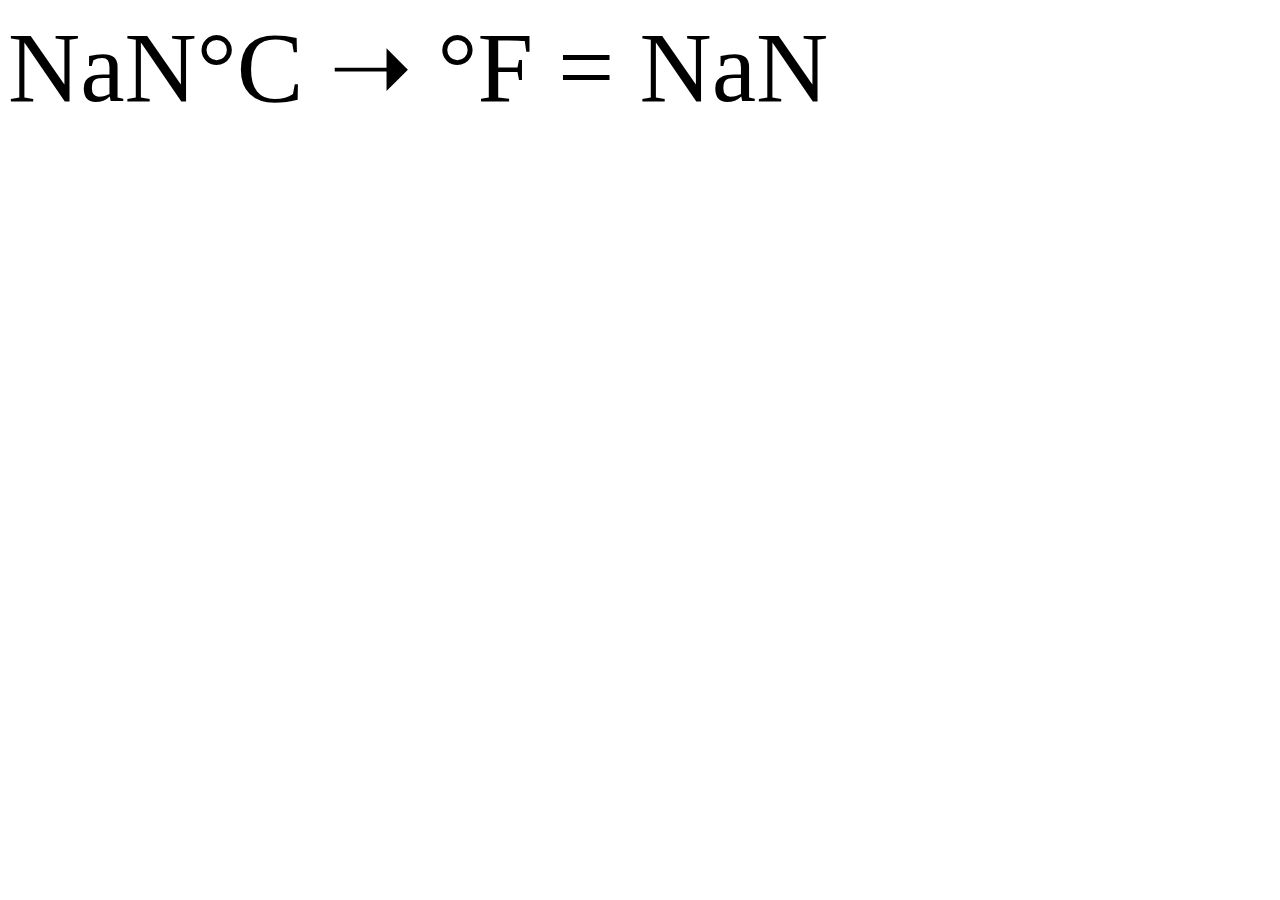
<file: index.html>
<!DOCTYPE html>
<html lang="en">
<head>
    <meta charset="UTF-8">
    <meta http-equiv="X-UA-Compatible" content="IE=edge">
    <meta name="viewport" content="width=device-width, initial-scale=1.0">
    <title>conversor de temperatura</title>
    <link rel="stylesheet" href="style.css">
</head>
<body>
    

    <script src="conversor_temperatura.js"></script>

    
</body>
</html>
</file>
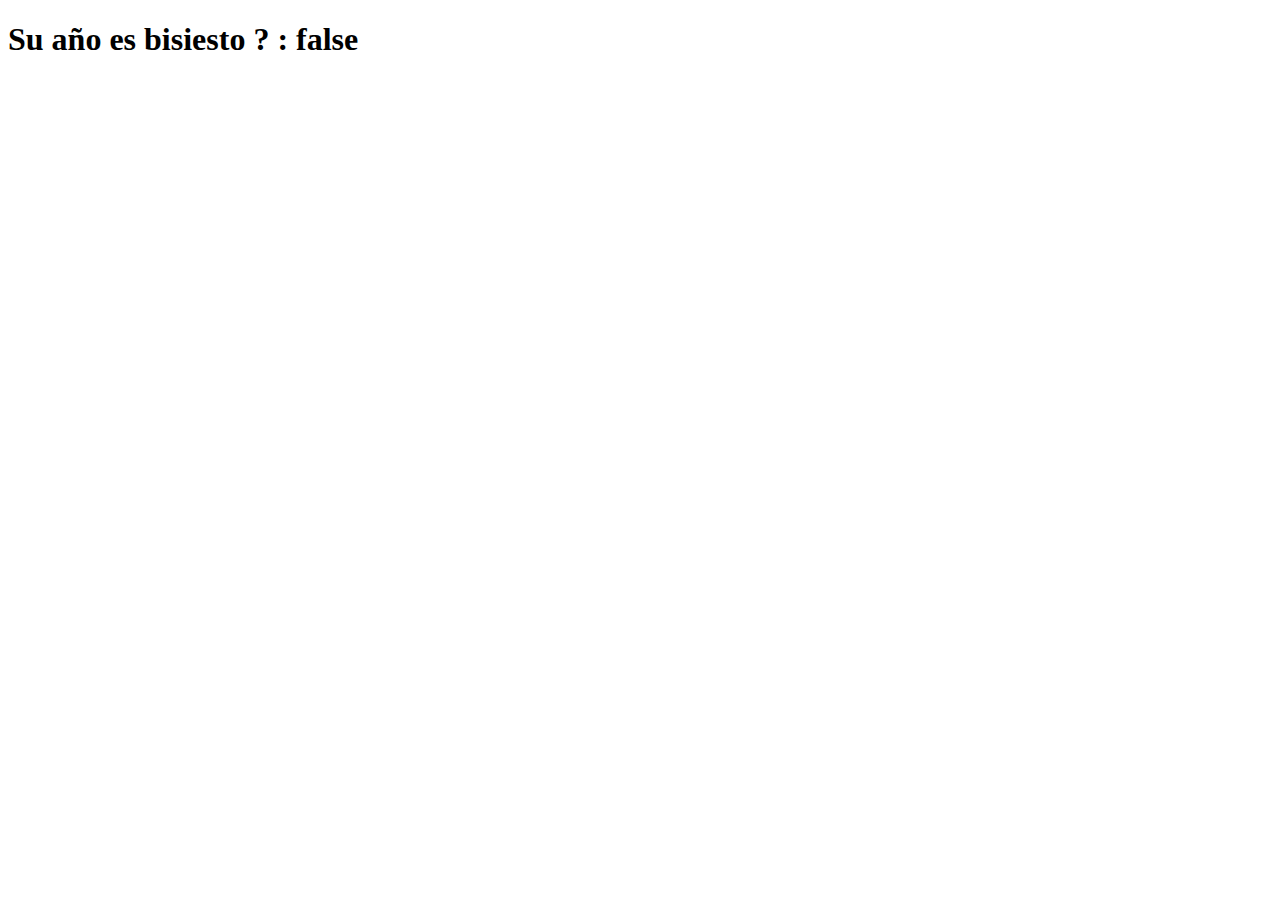
<file: Año Bisiesto/index.html>
<!DOCTYPE html>
<html lang="en">
<head>
    <meta charset="UTF-8">
    <meta http-equiv="X-UA-Compatible" content="IE=edge">
    <meta name="viewport" content="width=device-width, initial-scale=1.0">
    <title>a</title>
</head>
<body>
    <script src="anhoBisiesto.js"></script>
</body>
</html>
</file>
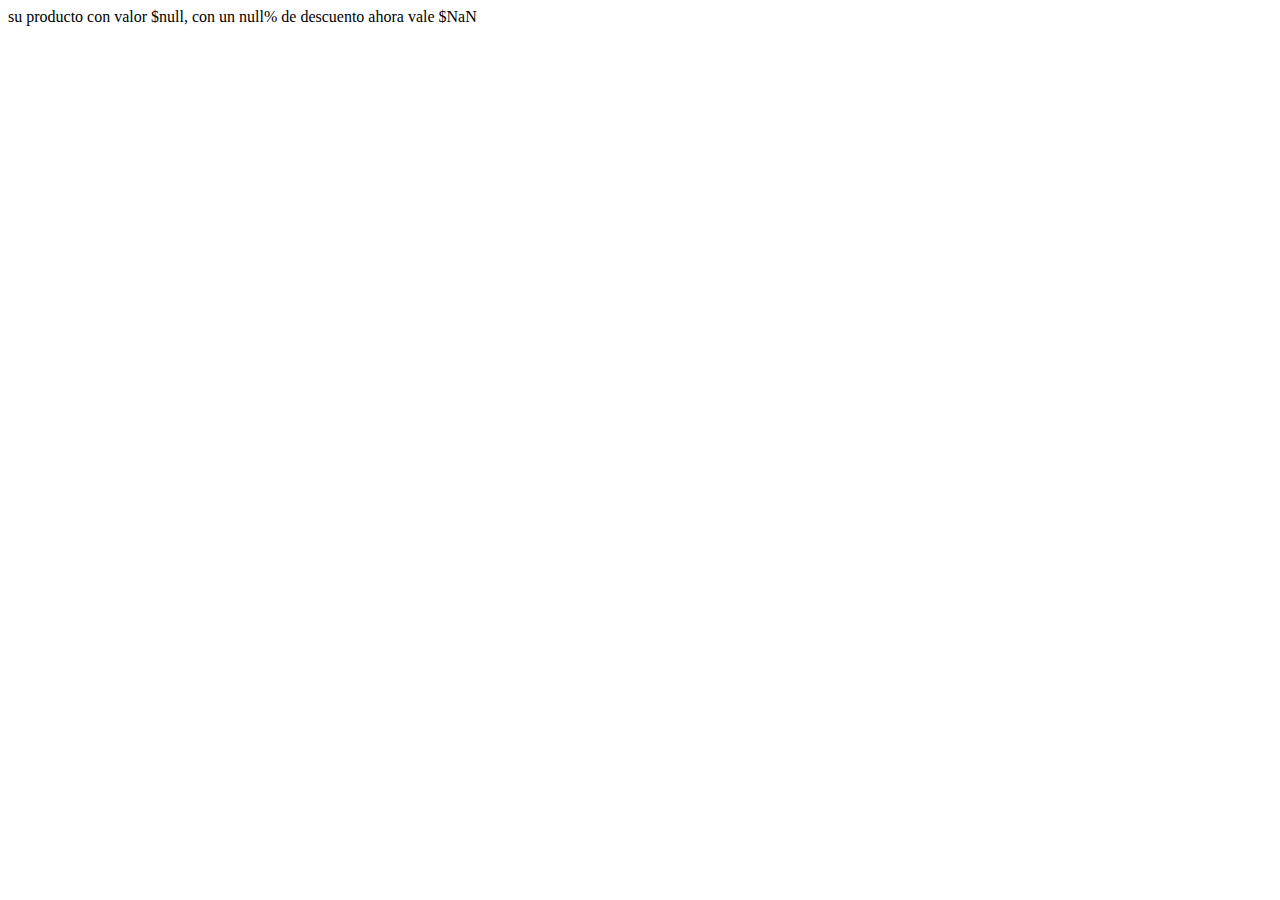
<file: Calculadora de descuentos/index.html>
<!DOCTYPE html>
<html lang="en">
<head>
    <meta charset="UTF-8">
    <meta http-equiv="X-UA-Compatible" content="IE=edge">
    <meta name="viewport" content="width=device-width, initial-scale=1.0">
    <title>Calculadora de descuentos</title>
</head>
<body>

    <script src="calculadora_de_descuentos.js"></script>
    
</body>
</html>
</file>
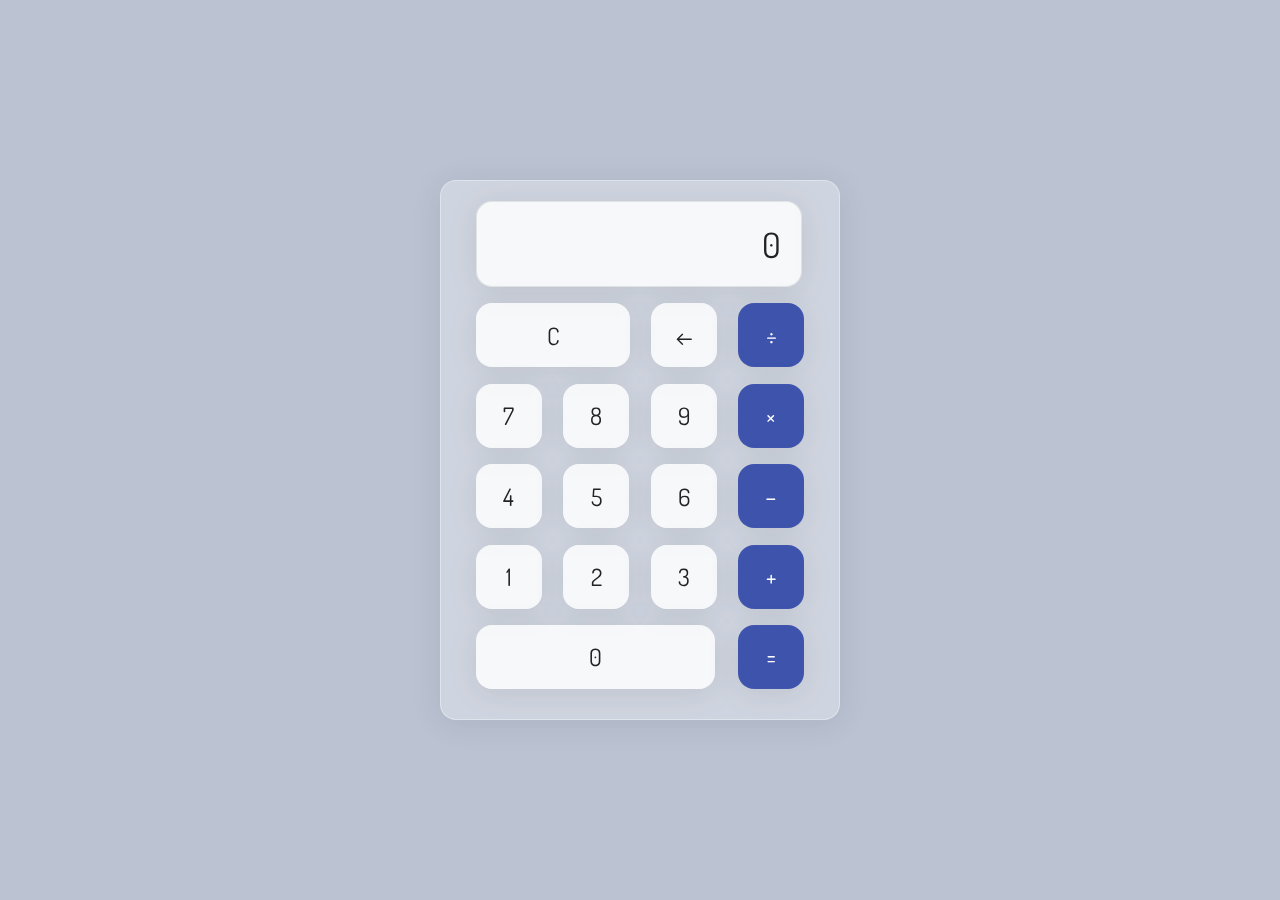
<file: calculadora/index.html>
<!DOCTYPE html>
<html lang="en">
<head>
    <meta charset="UTF-8">
    <meta http-equiv="X-UA-Compatible" content="IE=edge">
    <meta name="viewport" content="width=device-width, initial-scale=1.0">
    <link rel="stylesheet" href="styles.css">
    <title>Calculadora</title>
</head>
<body>
    <div class="wrapper">
        <section class="screen">
            0
        </section>
        <section class="calc-buttons">
            <div class="calc-button-row">
                <button class="calc-button double">
                    C
                </button>
                <button class="calc-button">
                    &larr;
                </button>
                <button class="calc-button">
                    &divide;
                </button>
            </div>
            <div class="calc-button-row">
                <button class="calc-button">
                    7
                </button>
                <button class="calc-button">
                    8
                </button>
                <button class="calc-button">
                    9
                </button>
                <button class="calc-button">
                    &times;
                </button>
            </div>
            <div class="calc-button-row">
                <button class="calc-button">
                    4
                </button>
                <button class="calc-button">
                    5
                </button>
                <button class="calc-button">
                    6
                </button>
                <button class="calc-button">
                    &minus;
                </button>
            </div>
            <div class="calc-button-row">
                <button class="calc-button">
                    1
                </button>
                <button class="calc-button">
                    2
                </button>
                <button class="calc-button">
                    3
                </button>
                <button class="calc-button">
                    &plus;
                </button>
            </div>
            <div class="calc-button-row">
                <button class="calc-button triple">
                    0
                </button>
                <button class="calc-button">
                    &equals;
                </button>
            </div>
        </section>
    </div>




    <script src="script.js"></script>
</body>
</html>
</file>
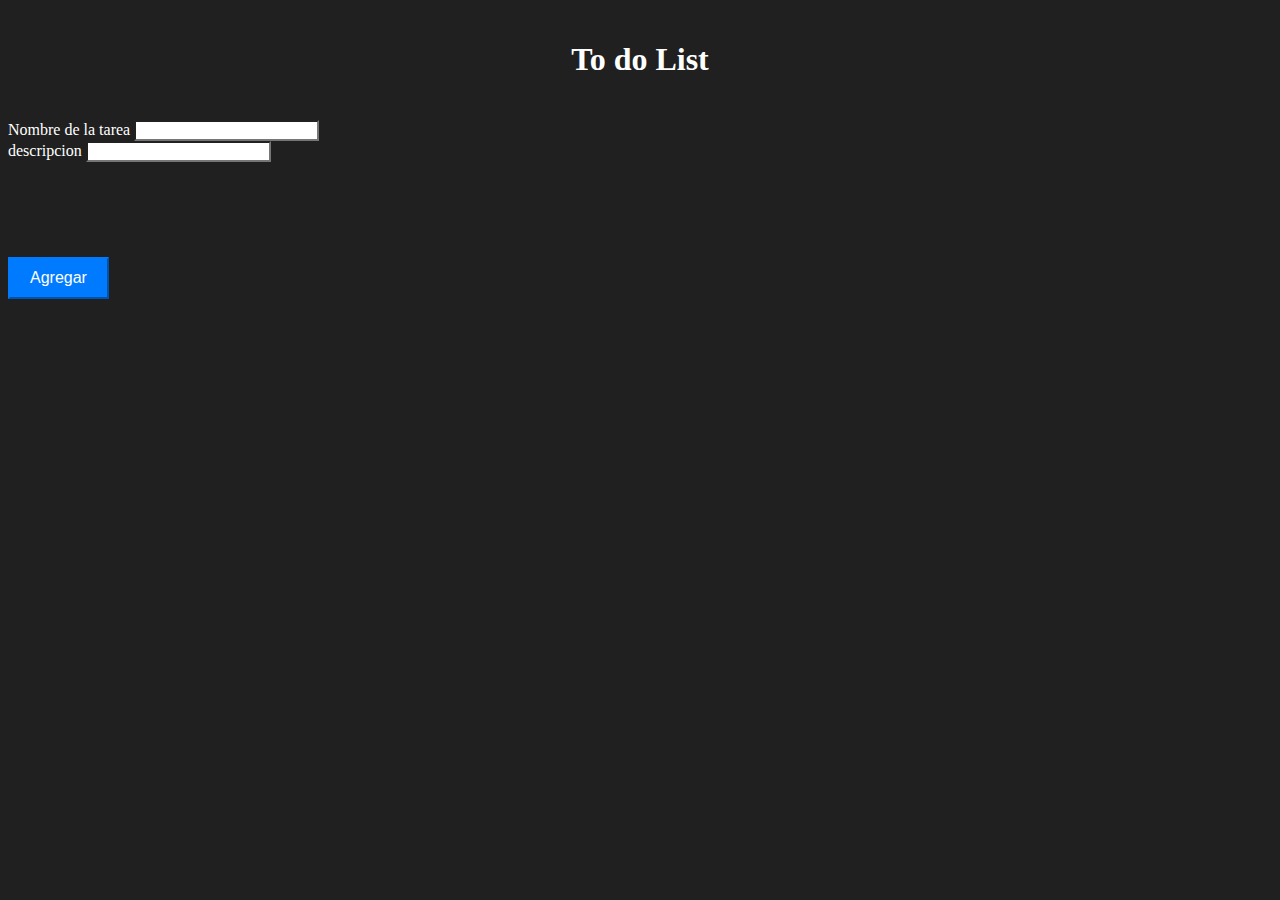
<file: Lista de tareas/index.html>
<!DOCTYPE html>
<html lang="en">
<head>
  <meta charset="UTF-8">
  <meta name="viewport" content="width=device-width, initial-scale=1.0">
  <title>to do list</title>
  <link rel="stylesheet" href="style.css">
  <link href="http://illiweb.com/fa/favicon/discussion.ico" rel="shortcut icon" type="image/x-icon"/>
  <link href="http://maxcdn.bootstrapcdn.com/font-awesome/4.3.0/css/font-awesome.min.css" rel="stylesheet" type="text/css"/>
  <link rel="stylesheet" href="https://stackpath.bootstrapcdn.com/bootstrap/5.0.0-alpha1/css/bootstrap.min.css" integrity="sha384-r4NyP46KrjDleawBgD5tp8Y7UzmLA05oM1iAEQ17CSuDqnUK2+k9luXQOfXJCJ4I" crossorigin="anonymous">
  <script src="https://cdn.jsdelivr.net/npm/popper.js@1.16.0/dist/umd/popper.min.js" integrity="sha384-Q6E9RHvbIyZFJoft+2mJbHaEWldlvI9IOYy5n3zV9zzTtmI3UksdQRVvoxMfooAo" crossorigin="anonymous"></script>
  <script src="https://stackpath.bootstrapcdn.com/bootstrap/5.0.0-alpha1/js/bootstrap.min.js" integrity="sha384-oesi62hOLfzrys4LxRF63OJCXdXDipiYWBnvTl9Y9/TRlw5xlKIEHpNyvvDShgf/" crossorigin="anonymous"></script>
</head>
<body style="background-color: #202020;">
<h1>To do List</h1>
<form class="row g-3 needs-validation"  id="formulario">
  <div class="col-md-4">
    <label for="nombre" class="form-label">Nombre de la tarea</label>
    <input type="text" class="form-control" id="nombre" name="nombre" required>
  </div>
  <div class="col-md-4">
    <label for="descripcion" class="form-label">descripcion</label>
    <input type="text" class="form-control" id="descripcion" name="descripcion" >
    
  </div>
  <div class="col-4">
    <button class="btn btn-primary" type="submit">Agregar</button>
  </div>
</form>


<div class="tarjetas" id="areaTarjetas">

</div>




<script src="listaTareas.js"></script>
</body>
</html>
</file>
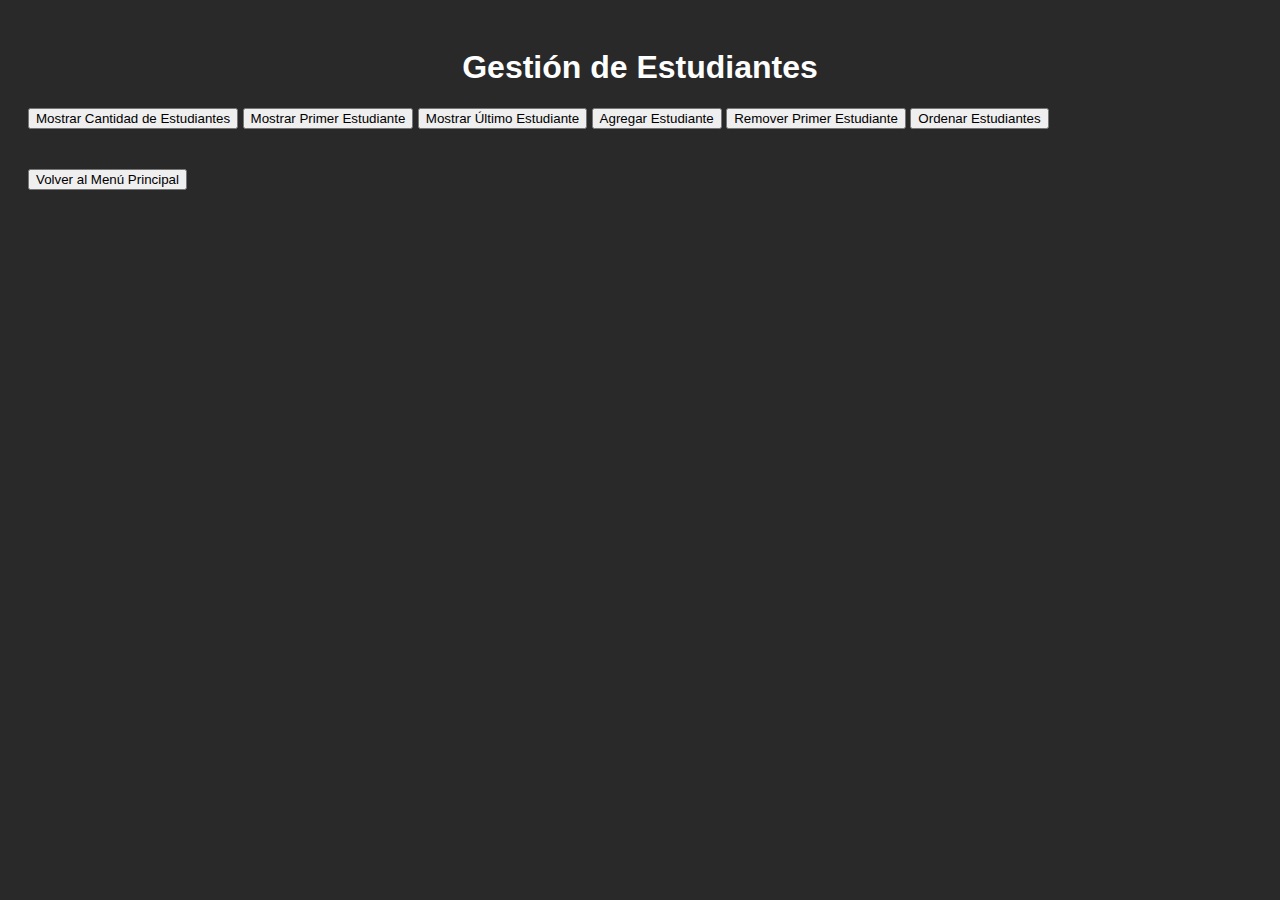
<file: listaEstudiantes/index.html>
<!DOCTYPE html>
<html lang="en">
<head>
    <meta charset="UTF-8">
    <meta http-equiv="X-UA-Compatible" content="IE=edge">
    <meta name="viewport" content="width=device-width, initial-scale=1.0">
    <title>Lista Estudiantes</title>
    <link rel="stylesheet" href="style.css">
  
</head>
<body>
    <h1>Gestión de Estudiantes</h1>

  <div id="menuPrincipal">
    <button onclick="mostrarCantidadEstudiantes()">Mostrar Cantidad de Estudiantes</button>
    <button onclick="mostrarPrimerEstudiante()">Mostrar Primer Estudiante</button>
    <button onclick="mostrarUltimoEstudiante()">Mostrar Último Estudiante</button>
    <button onclick="agregarEstudiante()">Agregar Estudiante</button>
    <button onclick="removerPrimerEstudiante()">Remover Primer Estudiante</button>
    <button onclick="ordenarEstudiantes()">Ordenar Estudiantes</button>
  </div>

  <div id="resultado"></div>

  <button onclick="volverMenuPrincipal()">Volver al Menú Principal</button>

  <script src="listaEstudiantes.js"></script>

 
</body>
</html>
</file>
<file: style.css>
*{
    
    font-size: 100px;
}
</file>
<file: calculadora/styles.css>
@import url('https://fonts.googleapis.com/css2?family=Dosis&display=swap');
html{
    box-sizing: border-box;
    height: 100%;
}

*,
*::before,
*::after{
    box-sizing: inherit;
    margin: 0;
    padding: 0;
}

body{
    align-items: center;
    background: #bbc3d3;
    display: flex;
    font-family: 'Dosis', sans-serif;
    font-display: swap;
    height: inherit;
    justify-content: center;
    
}

.wrapper{
    backdrop-filter: blur(5.5px);
    -webkit-backdrop-filter: blur(5.5px);
    border-radius: 16px;
    color: #232323;
    box-shadow: 0 4px 30px rgba(35, 35, 35, .1) ;
    backdrop-filter: blur(4px);
    -webkit-backdrop-filter: blur(4px);
    background-color: rgba(255, 255, 255, .30);
    border: 1px solid rgba(255, 255, 255, .34);
    flex-basis: 400px;
    height: 540px;
    padding: 20px 35px;
}

.screen{
    backdrop-filter: blur(5.5px);
    -webkit-backdrop-filter: blur(5.5px);
    background-color: rgba(255, 255, 255, .75);
    border: 1px solid rgba(35, 35, 35, .1);
    border-radius: 16px;
    box-shadow: 0 4px 30px rgba(35, 35, 35, .1);
    color: #232323;
    font-size: 35px;
    overflow: auto;
    padding: 20px;
    text-align: right;
    width: 326px;
}

.calc-button-row{
    display: flex;
    justify-content: space-between;
    margin: 5% 0;
}

.calc-button{
    backdrop-filter: blur(5.5px);
    -webkit-backdrop-filter: blur(5.5px);
    background-color: rgba(255, 255, 255, .75);
    border: 1px solid rgba(255, 255, 255, .01);
    border-radius: 16px;
    box-shadow: 0 4px 30px rgba(35, 35, 35, .1);
    color:#232323;
    flex-basis: 20%;
    font-family: inherit;
    font-size: 24px;
    height: 64px;
}

.calc-button:last-child{
    backdrop-filter: blur(5.5px);
    -webkit-backdrop-filter: blur(5.5px);
    background-color: rgba(255, 255, 255, .75);
    border: 1px solid rgba(255, 255, 255, .01);
    border-radius: 16px;
    box-shadow: 0 4px 30px rgba(35, 35, 35, .1) ;
    color: #fff;
    background:#3E54AC;
}

.calc-button:last-child:hover{
    background-color: inherit;
    color: inherit;
}

.calc-button:hover{
    background-color: inherit;
}

.calc-button:active{
    background-color: #BFACE2;
}

.double{
    flex-basis: 47%;
}

.triple{
    flex-basis: 73%;
}
</file>
<file: Lista de tareas/style.css>
body {
    background-color: #202020;
  }
  
h1 {
    color: #fff;
    text-align: center;
    padding: 20px 0;
    font-size: 32px;
  }
  
form {
    margin-bottom: 20px;
  }
  
  .form-label {
    color: #fff;
  }
  
  .form-control {
    background-color: #fff;
    color: #000;
  }
  
  .btn-primary {
    background-color: #007bff;
    border-color: #007bff;
    color: #fff;
    padding: 10px 20px;
    font-size: 16px;
    margin-top: 7.5%;
  }
  
  .btn-danger {
    background-color: #dc3545;
    border-color: #dc3545;
    color: #fff;
    padding: 10px 20px;
    font-size: 16px;
  }
  
.card {
    background-color: #fff;
    margin-bottom: 10px;
    padding: 10px;
    border-radius: 5px;
    box-shadow: 0 2px 5px rgba(0, 0, 0, 0.1);
  }
  
  .card-title {
    font-weight: bold;
    font-size: 20px;

    margin-bottom: 10px;
  }
  
  .card-text {
    font-size: 16px;
    color: #666;
  }
  
  .subrayado {
    text-decoration:line-through

  }
  .completada {
    background-color: #ddd;
  }
</file>
<file: listaEstudiantes/style.css>
body {
      background-color: #292929;
      color: #ffffff;
      font-family: Arial, sans-serif;
      padding: 20px;
    }

h1 {
    text-align: center;
}

.button-container {
    text-align: center;
}

.button-container button {
    display: inline-block;
    width: 200px;
    height: 40px;
    margin: 10px;
    font-size: 16px;
    border-radius: 20px;
    border: none;
    background-color: #3f51b5;
    color: #ffffff;
    cursor: pointer;
    position: relative;
    overflow: hidden;
    transition: all 0.3s ease;
    box-shadow: 0 2px 5px rgba(0, 0, 0, 0.3);
}

.button-container button:before {
    content: '';
    position: absolute;
    top: 50%;
    left: 50%;
    transform: translate(-50%, -50%);
    width: 0;
    height: 0;
    background-color: rgba(255, 255, 255, 0.2);
    border-radius: 50%;
    transition: all 0.3s ease;
}

.button-container button:hover {
    transform: scale(1.1);
    box-shadow: 0 4px 10px rgba(0, 0, 0, 0.3);
}

.button-container button:hover:before {
    width: 300px;
    height: 300px;
}

#resultado {
    margin-top: 40px;
    text-align: center;
    font-size: 20px;
}

#volver {
    text-align: center;
    margin-top: 20px;
}

#volver button {
    width: 150px;
    height: 30px;
    font-size: 14px;
    background-color: #6069a6;
}
</file>
